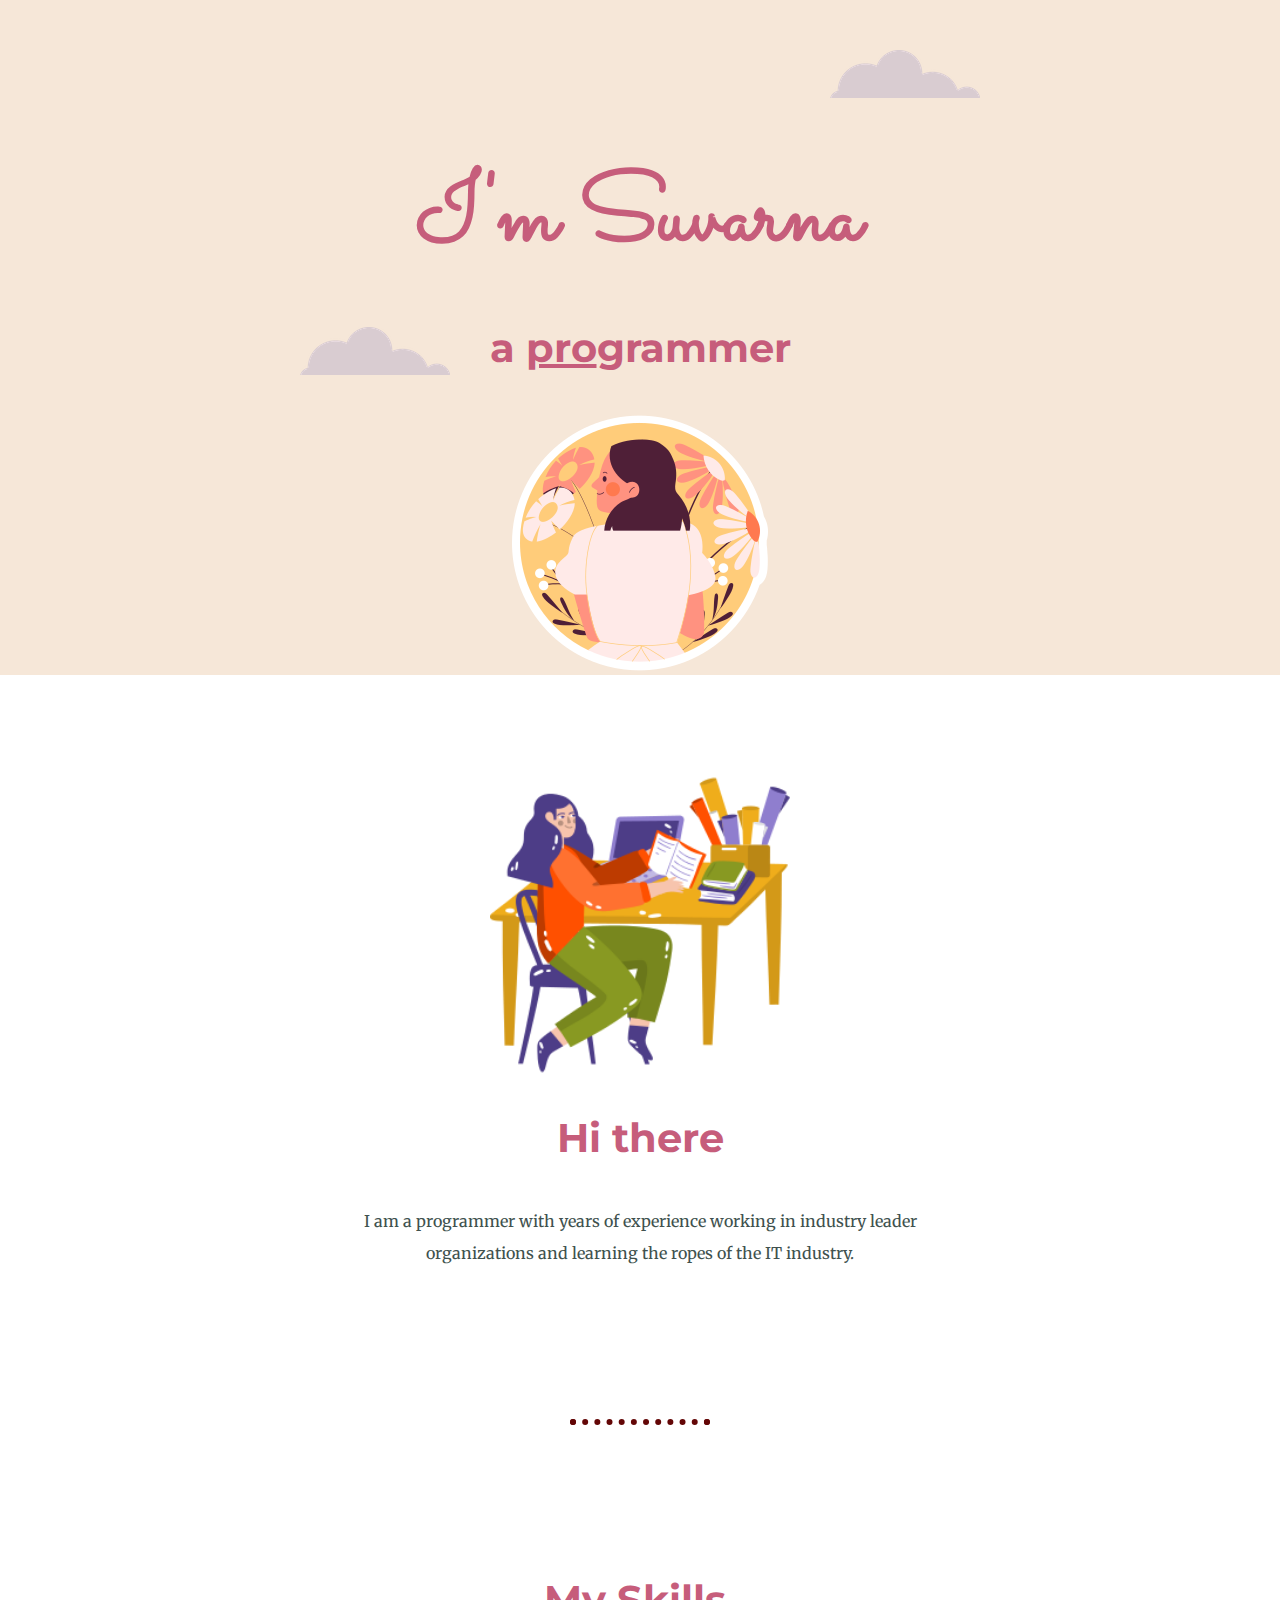
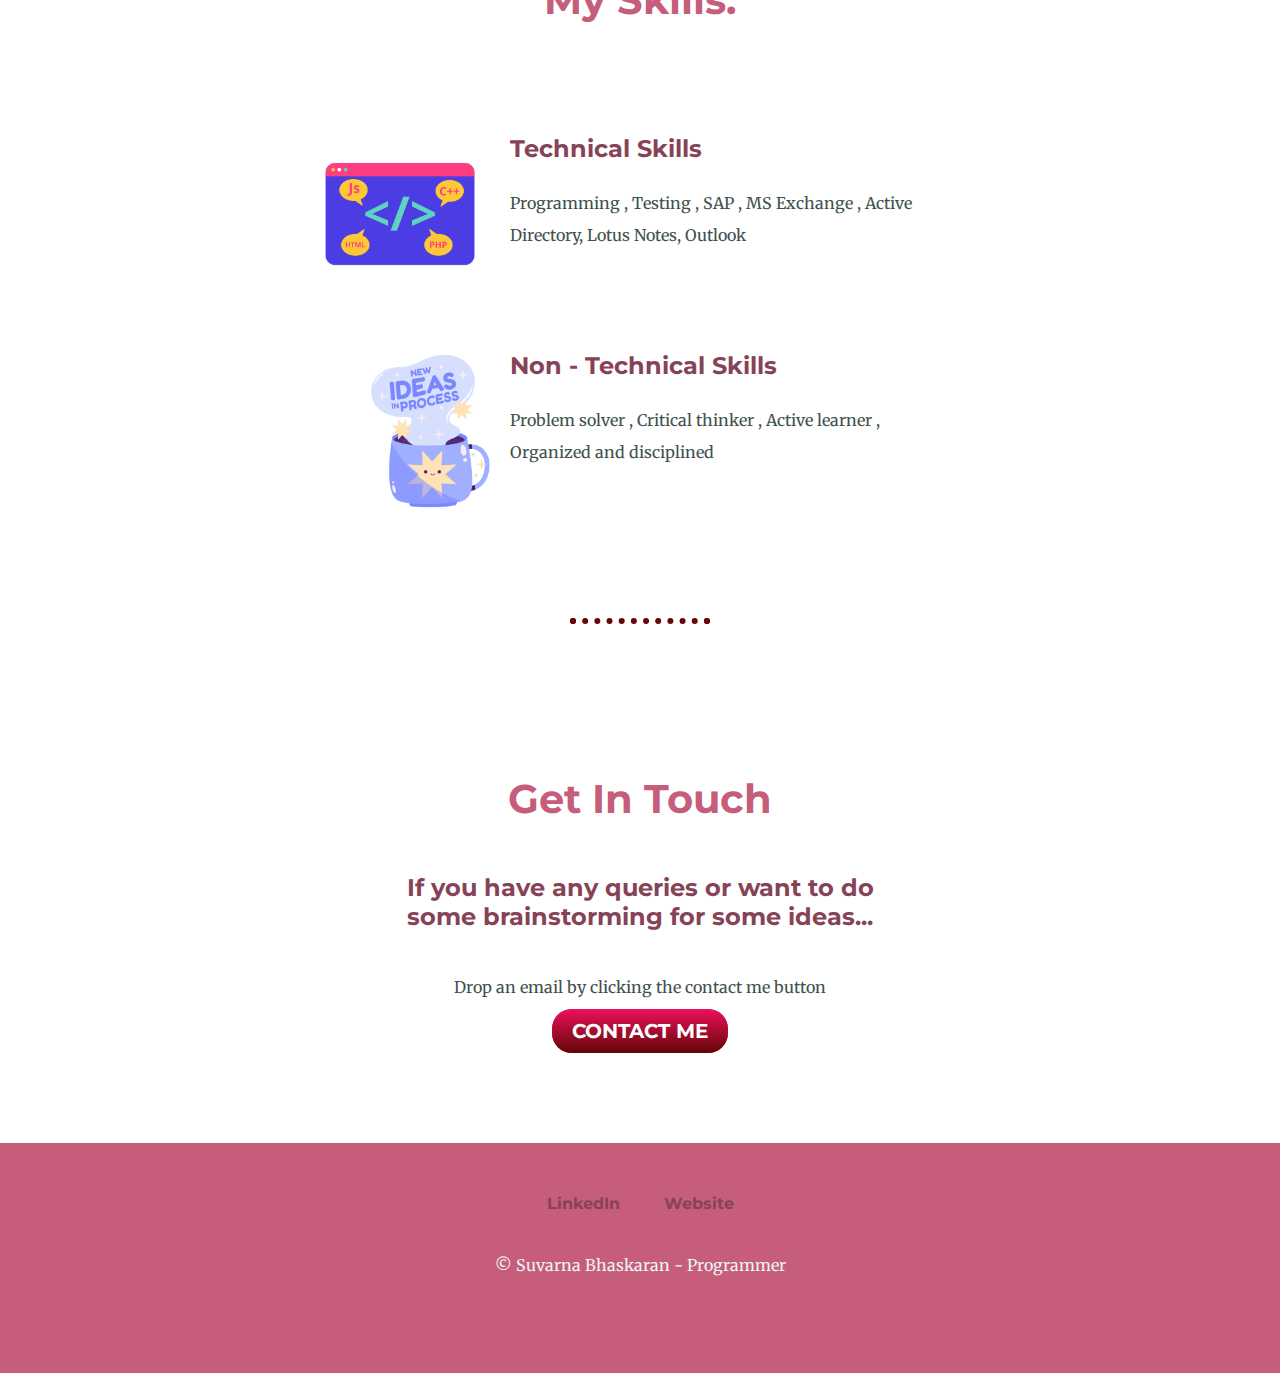
<file: index.html>
<!DOCTYPE html>
<html lang="en" dir="ltr">
  <head>
    <meta charset="utf-8">
    <title>Suvarna Bhaskaran</title>
    <link rel="stylesheet" href="css/styles.css">
    <link rel="icon" href="favicon.ico">
    <link rel="preconnect" href="https://fonts.googleapis.com">
<link rel="preconnect" href="https://fonts.gstatic.com" crossorigin>
<link href="https://fonts.googleapis.com/css2?family=Merriweather&family=Montserrat&family=Sacramento&display=swap" rel="stylesheet">
  </head>
  <body>
    <div class="top-container">
      <img class="top-cloud"src="images/cloud.png" alt="cloud-img">
      <h1>I'm Suvarna</h1>
      <h2>a <span>pro</span>grammer</h2>
      <img class="bottom-cloud" src="images/cloud.png" alt="cloud-img">
      <img src="images/mountain.png" alt="mountain-img">

    </div>
    <div class="middle-container">
      <div class="profile">
        <img src="images/myself.png" alt="myself" height="300">
        <h2>Hi there</h2>
        <p class="intro">I am a programmer with years of experience working in industry leader organizations and learning the ropes of the IT industry.</p>
      </div>
      <hr>
      <div class="skills">
        <h2>My Skills.</h2>
        <div class="skill-row">
          <img class="developer" src="images\developer.png" alt="programmer">
          <h3>Technical Skills</h3>
          <p>
            Programming , Testing , SAP , MS Exchange , Active Directory, Lotus Notes, Outlook
          </p>
        </div>
        <div class="skill-row">
          <img class="creative" src="images\creative.png" alt="creative">
          <h3>Non - Technical Skills</h3>
          <p>Problem solver , Critical thinker , Active learner , Organized and disciplined </p>
        </div>
      </div>
      <hr>
      <div class="contact-me">
        <h2>Get In Touch</h2>
        <h3 class="contact-msg">If you have any queries or want to do some brainstorming for some ideas...</h3>
        <p>Drop an email by clicking the contact me button</p>
        <a class="btn" href="mailto:suvarnabhaskaran1@gmail.com">CONTACT ME</a>
      </div>
    </div>

    </div>

    <div class="bottom-container">

      <a class="footer-link" href="https://www.linkedin.com/in/suvarna-bhaskaran-613a7573">LinkedIn</a>
      <a class="footer-link" href="https://www.indartica.com/">Website</a>
      <p class="copyright">© Suvarna Bhaskaran - Programmer</p>

    </div>



  </body>
</html>
</file>
<file: css/styles.css>
body{
  color: #40514E;
  margin: 0;
  text-align: center;
  font-family: "Merriweather",serif;
}

h1{
  font-size: 6rem;
  margin: 50px auto 0 auto;
  font-family: "Sacramento",cursive;
  color: #C65D7B;
}

h2{
  font-size: 2.5rem;
  font-family: "Montserrat",cursive;
  color: #C65D7B;
  font-weight:bold;
  padding-bottom: 10px;
}

h3{
  font-size: 1.5rem;
  margin-top: 0;
  font-family: "Montserrat",cursive;
  color: #874356;
}

a{
  color: #874356;
  font-family: "Montserrat",sans-serif;
  margin: 10px 20px;
  text-decoration: none;
  font-weight: bold;
}

a:hover{
  color: #630606;
}
span{
  text-decoration: underline;
}

hr{

  border: dotted #630606 6px;
  border-bottom: none;
  width: 10%;
  margin: 150px auto;
}

p{
    line-height: 2;
}

.contact-msg{
width: 40%;
margin:40px auto 40px;
}
.copyright{
  color: #EAF6F6;
  font-size:o.75rem;
  padding: 20px 0;
}
.skill-row{
  width: 50%;
  margin:100px auto 100px auto;
  text-align: left;


}

.developer{
  width: 25%;
  float: left;
  margin-right: 30px;

}

.creative{
  width: 25%;
  float: left;
  margin-left: 30px;
}

.btn {
  background: #eb1159;
  background-image: -webkit-linear-gradient(top, #eb1159, #630606);
  background-image: -moz-linear-gradient(top, #eb1159, #630606);
  background-image: -ms-linear-gradient(top, #eb1159, #630606);
  background-image: -o-linear-gradient(top, #eb1159, #630606);
  background-image: linear-gradient(to bottom, #eb1159, #630606);
  -webkit-border-radius: 8;
  -moz-border-radius: 8;
  border-radius: 20px;
  font-family: "Montserrat", sans-serif;
  color: #ffffff;
  font-size: 20px;
  padding: 10px 20px 10px 20px;
  text-decoration: none;
}

.btn:hover {
  background: #f06ca8;
  background-image: -webkit-linear-gradient(top, #f06ca8, #eb4675);
  background-image: -moz-linear-gradient(top, #f06ca8, #eb4675);
  background-image: -ms-linear-gradient(top, #f06ca8, #eb4675);
  background-image: -o-linear-gradient(top, #f06ca8, #eb4675);
  background-image: linear-gradient(to bottom, #f06ca8, #eb4675);
  text-decoration: none;
}

.intro{
  width:50%;
  margin: auto;
}

.top-container{
  background-color: #F6E7D8;
  position: relative;
  padding-top: 100px;
  text-align: center;

}

.middle-container{
  margin: 100px 0;

}

.bottom-container{
margin-top: 50px;
padding: 50px 0 20px;
background-color:#C65D7B;
height: 10em;

}

.top-cloud{
  position: absolute;
  right: 300px;
  top:50px;
}
.bottom-cloud{
  position: absolute;
  left: 300px;
  bottom: 300px;

}
</file>
